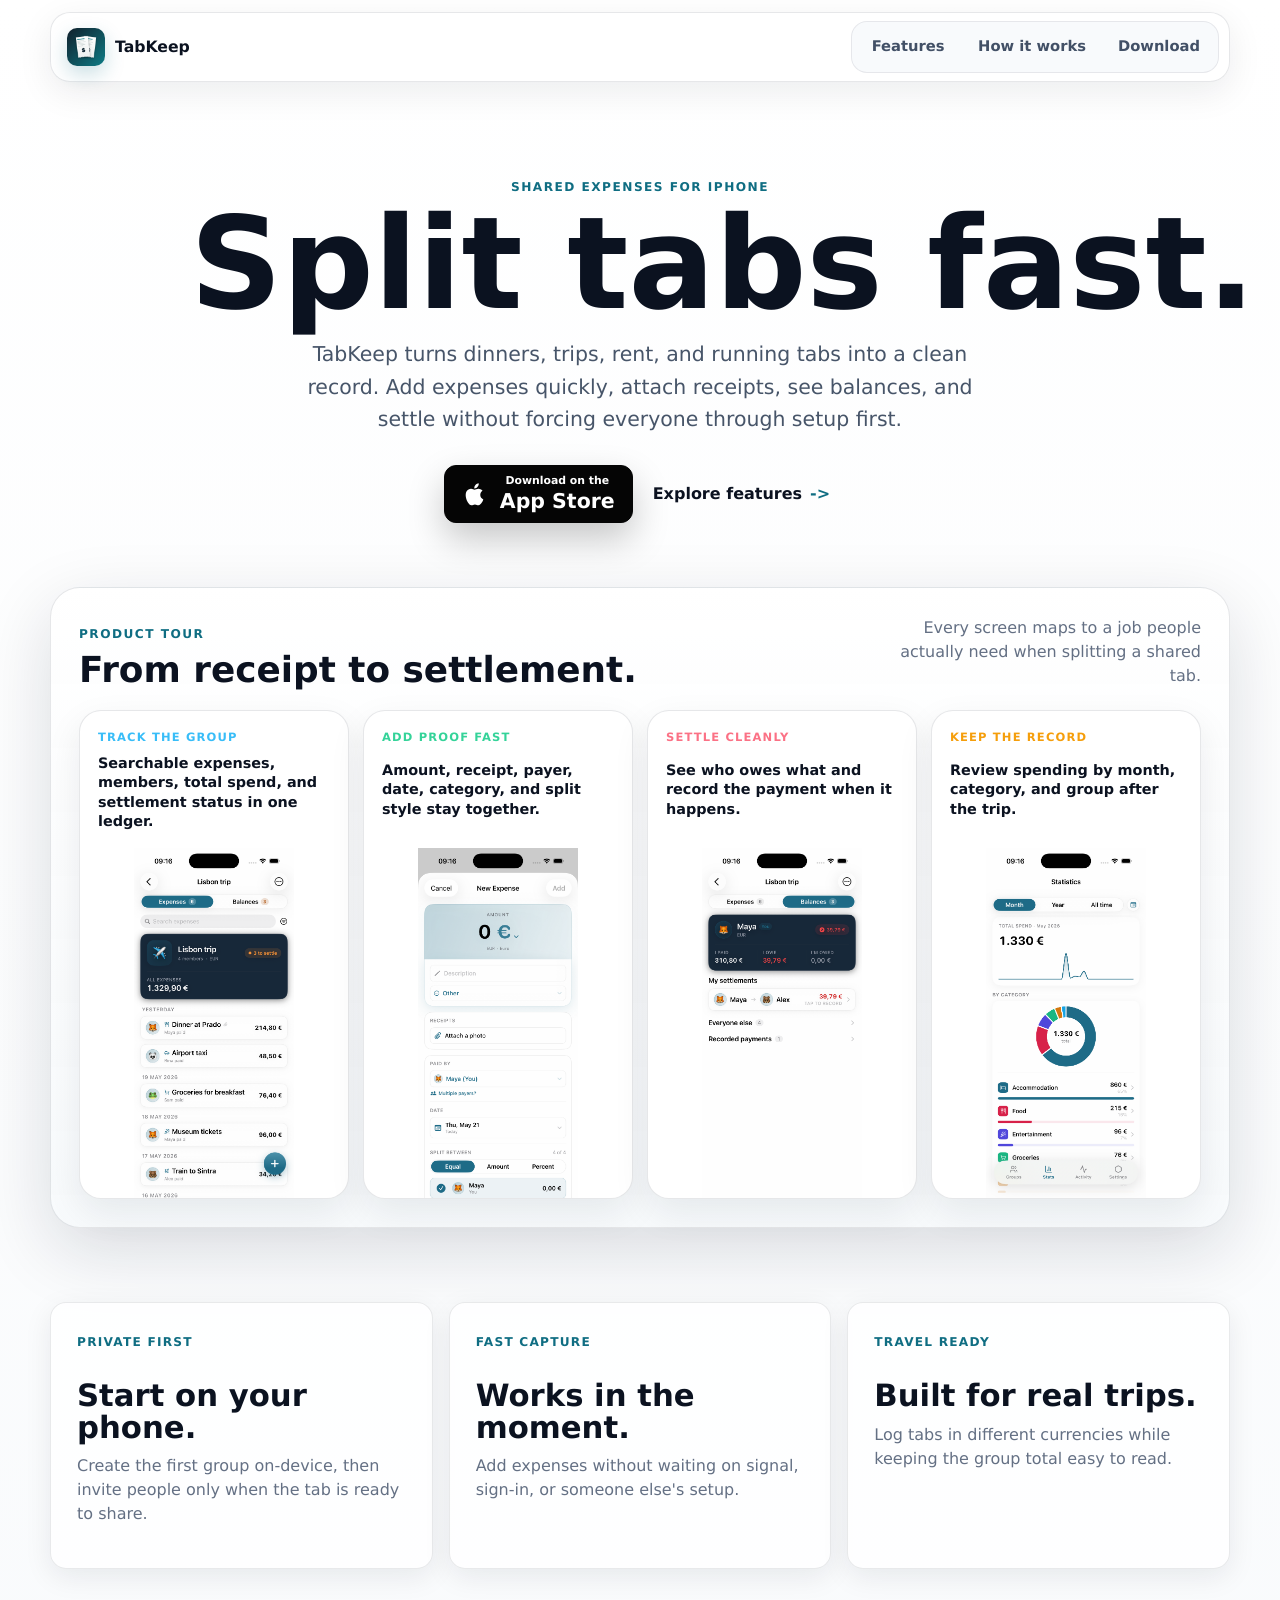
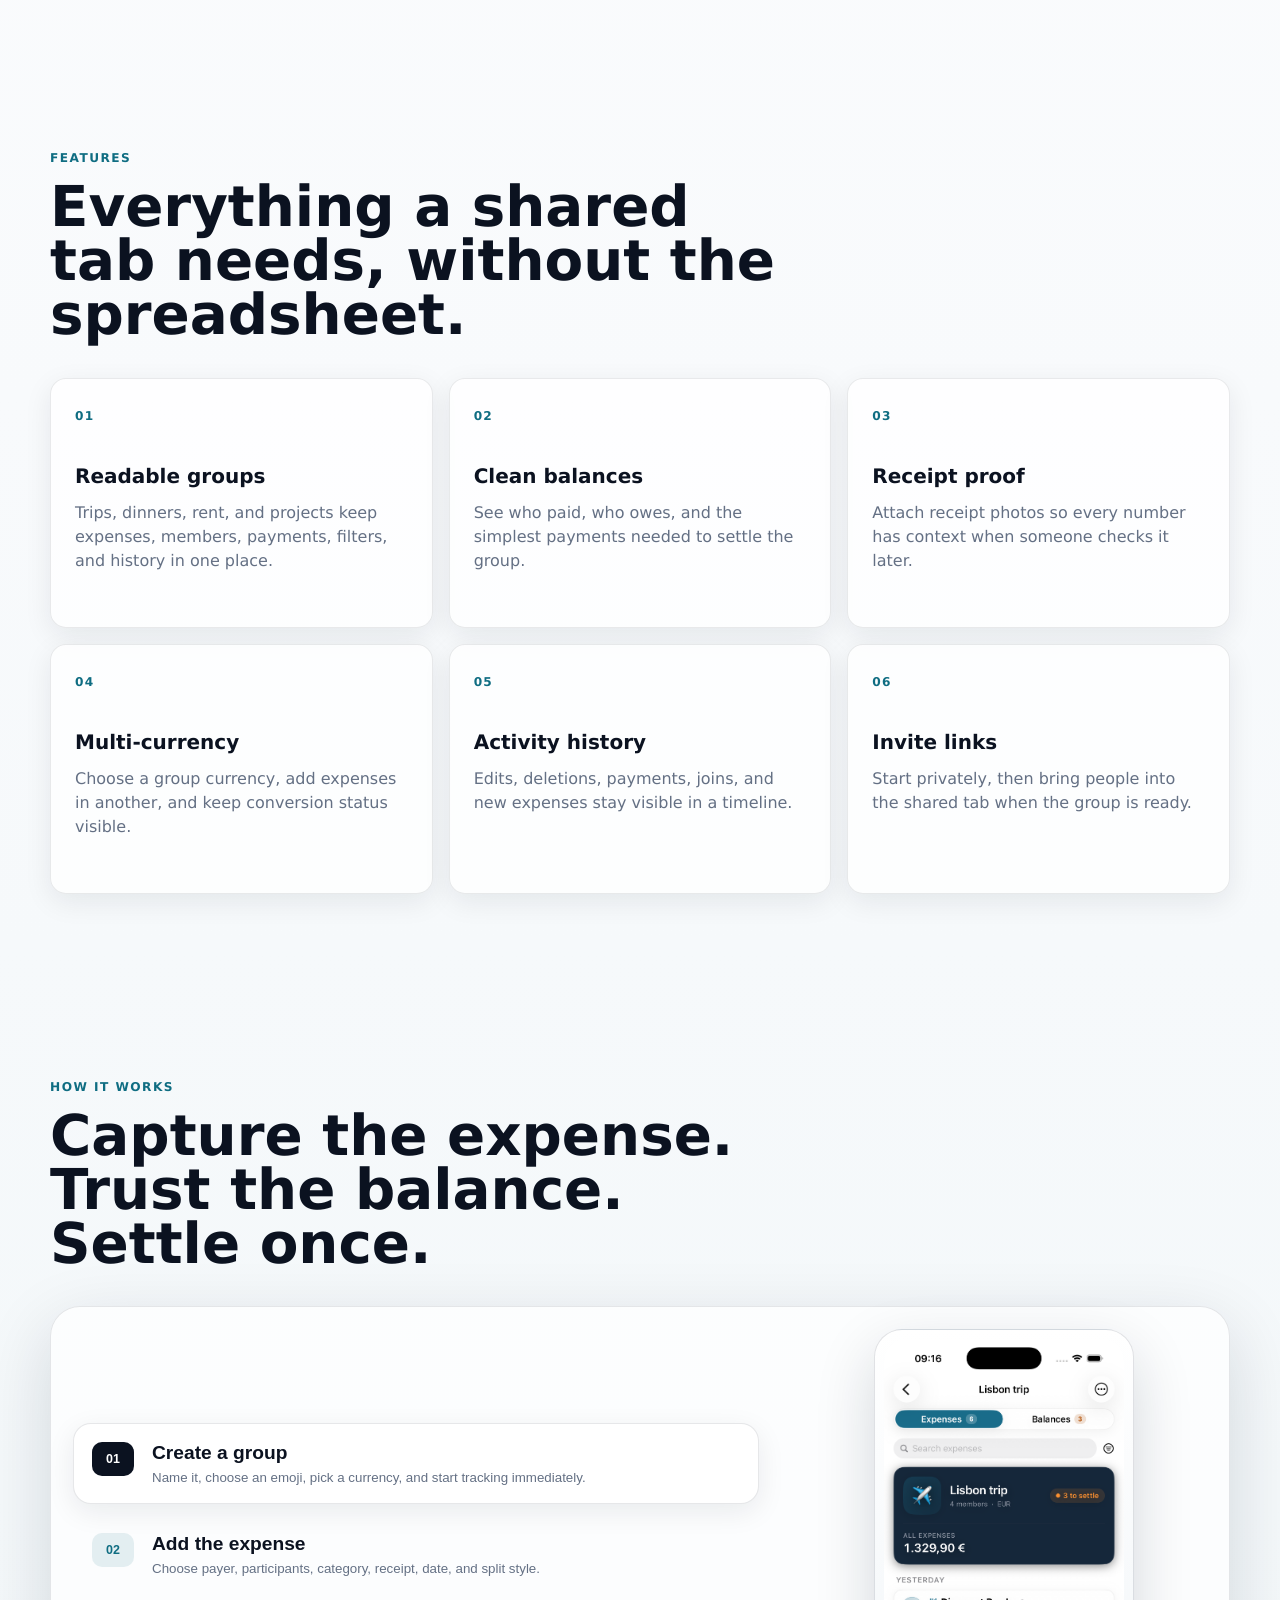
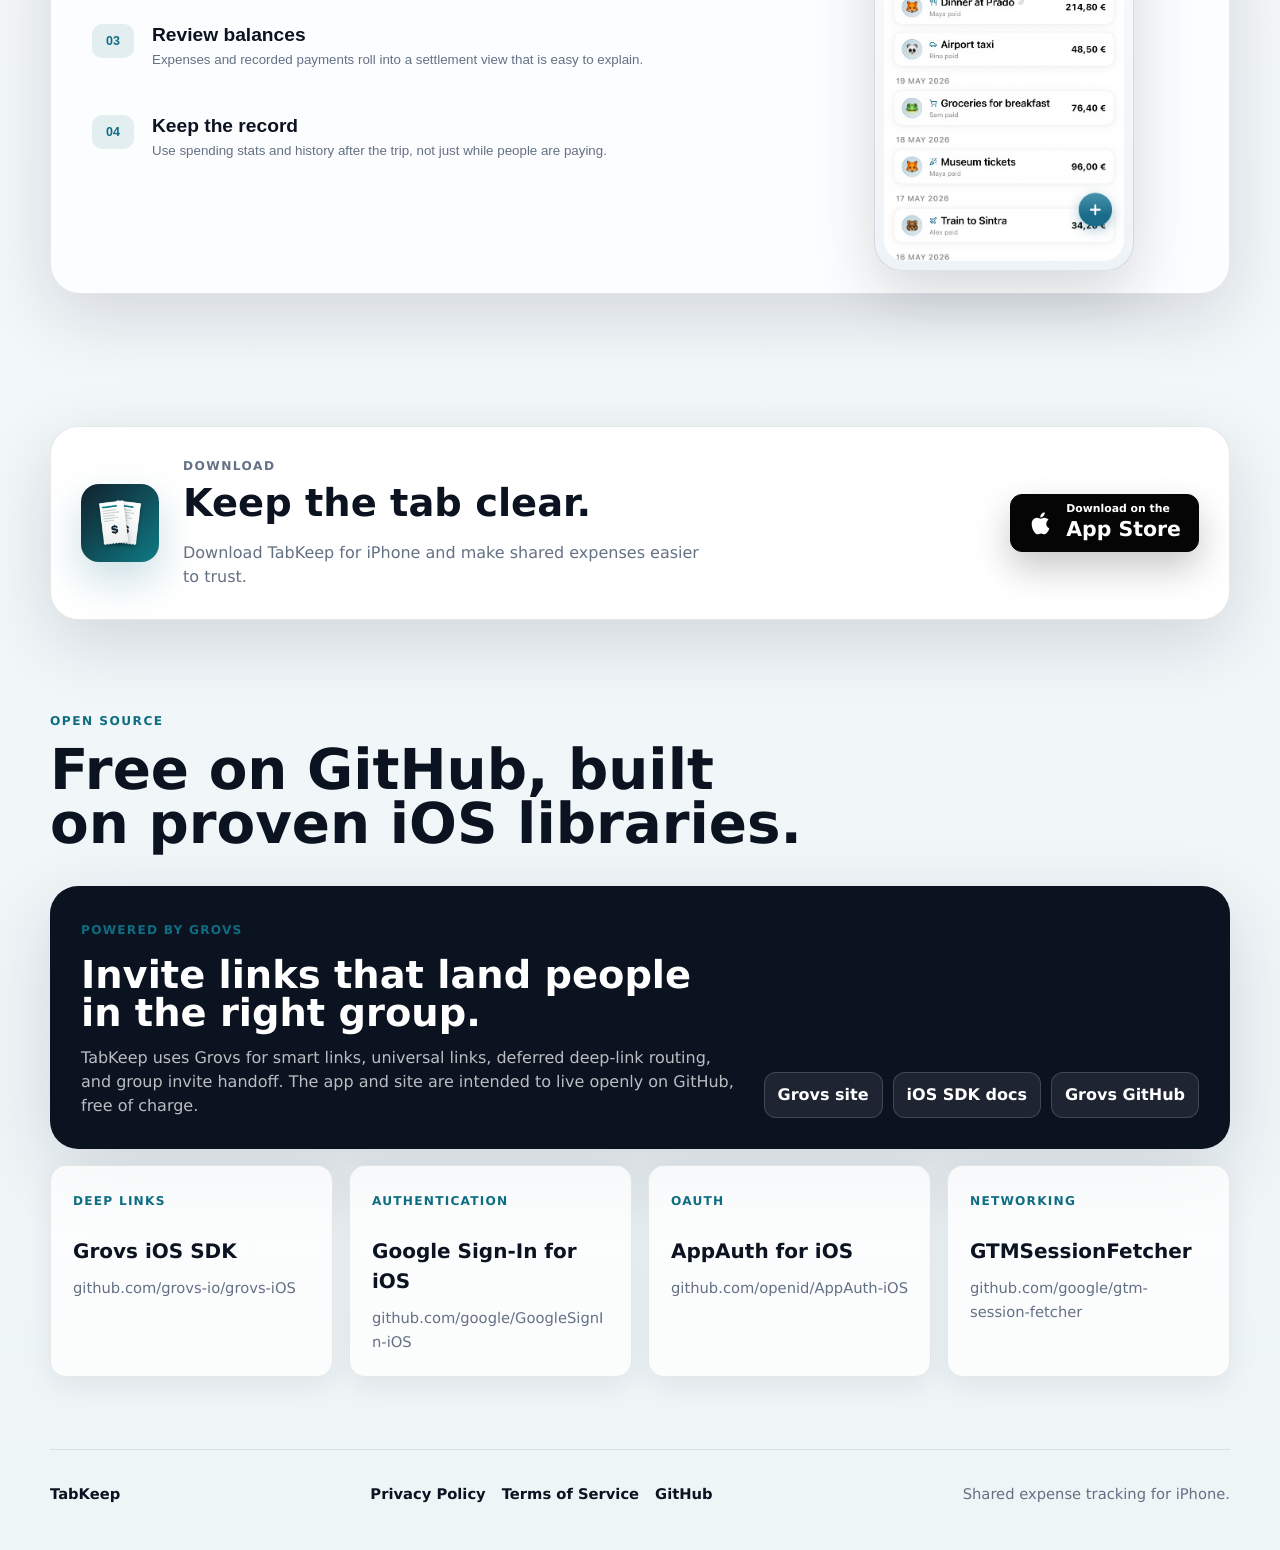
<file: index.html>
<!doctype html>
<html lang="en">
  <head>
    <meta charset="utf-8">
    <meta name="viewport" content="width=device-width, initial-scale=1">
    <meta name="description" content="TabKeep is a polished iPhone app for shared expenses, receipts, balances, multi-currency trips, and clean settle-up moments.">
    <meta name="keywords" content="TabKeep, split bills, shared expenses, expense tracker, iPhone expense app, trip expenses, split dinner, group balances, receipt tracker">
    <meta name="author" content="TabKeep">
    <meta name="robots" content="index, follow">
    <meta name="theme-color" content="#fbfcfd">
    <link rel="canonical" href="https://tabkeep.uk/">
    <meta property="og:title" content="TabKeep - Split tabs fast">
    <meta property="og:description" content="A private, fast iPhone app for group expenses, trip tabs, balances, receipts, and settle-up suggestions.">
    <meta property="og:type" content="website">
    <meta property="og:url" content="https://tabkeep.uk/">
    <meta property="og:site_name" content="TabKeep">
    <meta property="og:image" content="https://tabkeep.uk/assets/pages-preview.jpg">
    <meta property="og:image:alt" content="TabKeep iPhone app for shared expenses and group balances.">
    <meta name="twitter:card" content="summary_large_image">
    <meta name="twitter:title" content="TabKeep - Split tabs fast">
    <meta name="twitter:description" content="A private, fast iPhone app for group expenses, trip tabs, balances, receipts, and settle-up suggestions.">
    <meta name="twitter:image" content="https://tabkeep.uk/assets/pages-preview.jpg">
    <meta name="apple-itunes-app" content="app-id=6766437336, app-argument=https://tabkeep.uk/">
    <title>TabKeep - Split tabs fast</title>
    <link rel="icon" type="image/png" sizes="32x32" href="favicon.png">
    <link rel="icon" type="image/png" sizes="192x192" href="assets/icon-192.png">
    <link rel="apple-touch-icon" sizes="180x180" href="apple-touch-icon.png">
    <link rel="manifest" href="manifest.webmanifest">
    <link rel="preload" as="image" href="assets/screenshots/group-detail.png">
    <link rel="stylesheet" href="styles.css">
    <script type="application/ld+json">
      {
        "@context": "https://schema.org",
        "@type": "SoftwareApplication",
        "name": "TabKeep",
        "operatingSystem": "iOS",
        "applicationCategory": "FinanceApplication",
        "description": "TabKeep is an iPhone app for shared expenses, receipts, group balances, trip tabs, and settle-up suggestions.",
        "url": "https://tabkeep.uk/",
        "image": "https://tabkeep.uk/assets/tabkeep-icon.png",
        "offers": {
          "@type": "Offer",
          "price": "0",
          "priceCurrency": "USD"
        }
      }
    </script>
    <script type="application/ld+json">
      {
        "@context": "https://schema.org",
        "@type": "WebSite",
        "name": "TabKeep",
        "url": "https://tabkeep.uk/"
      }
    </script>
  </head>
  <body>
    <header class="site-header" data-header>
      <a class="brand" href="#top" aria-label="TabKeep home">
        <img src="assets/tabkeep-icon.png" alt="" width="38" height="38">
        <span>TabKeep</span>
      </a>
      <button class="nav-toggle" type="button" aria-label="Open navigation" aria-expanded="false" data-nav-toggle>
        <span></span>
        <span></span>
      </button>
      <nav class="nav" data-nav>
        <a href="#features">Features</a>
        <a href="#flow">How it works</a>
        <a href="#download">Download</a>
      </nav>
    </header>

    <main id="top">
      <section class="hero shell">
        <p class="eyebrow">Shared expenses for iPhone</p>
        <h1>Split tabs fast.</h1>
        <p class="lead">TabKeep turns dinners, trips, rent, and running tabs into a clean record. Add expenses quickly, attach receipts, see balances, and settle without forcing everyone through setup first.</p>
        <div class="hero-actions" id="download">
          <a class="app-store-button" href="https://apps.apple.com/app/id6766437336" aria-label="Download TabKeep on the App Store" data-download-link>
            <span class="store-mark" aria-hidden="true">
              <svg viewBox="0 0 24 24"><path d="M17.6 13.1c0-2.2 1.8-3.2 1.9-3.3-1-1.5-2.6-1.7-3.2-1.8-1.4-.1-2.7.8-3.4.8-.7 0-1.8-.8-2.9-.8-1.5 0-2.9.9-3.7 2.2-1.6 2.8-.4 7 1.1 9.2.8 1.1 1.7 2.3 2.9 2.3 1.1 0 1.6-.7 2.9-.7 1.4 0 1.7.7 2.9.7 1.2 0 2-1.1 2.8-2.2.9-1.3 1.2-2.5 1.2-2.6 0 0-2.5-1-2.5-3.8ZM15.4 6.5c.6-.8 1.1-1.8.9-2.9-.9 0-2 .6-2.7 1.4-.6.7-1.1 1.8-.9 2.8 1 .1 2-.5 2.7-1.3Z"></path></svg>
            </span>
            <span>
              <small>Download on the</small>
              <strong>App Store</strong>
            </span>
          </a>
          <a class="text-link" href="#features">Explore features</a>
        </div>
      </section>

      <section class="showcase shell" aria-label="TabKeep product screens">
        <div class="showcase-heading">
          <div>
            <p class="eyebrow">Product tour</p>
            <h2>From receipt to settlement.</h2>
          </div>
          <p>Every screen maps to a job people actually need when splitting a shared tab.</p>
        </div>
        <div class="screen-board">
          <figure class="screen-card screen-card-large screen-ledger" style="--accent:#38bdf8">
            <img src="assets/screenshots/group-detail.png" alt="">
            <figcaption>
              <span>Track the group</span>
              <strong>Searchable expenses, members, total spend, and settlement status in one ledger.</strong>
            </figcaption>
          </figure>
          <figure class="screen-card screen-expense" style="--accent:#34d399">
            <img src="assets/screenshots/add-expense.png" alt="">
            <figcaption>
              <span>Add proof fast</span>
              <strong>Amount, receipt, payer, date, category, and split style stay together.</strong>
            </figcaption>
          </figure>
          <figure class="screen-card screen-balance" style="--accent:#fb7185">
            <img src="assets/screenshots/balances.png" alt="">
            <figcaption>
              <span>Settle cleanly</span>
              <strong>See who owes what and record the payment when it happens.</strong>
            </figcaption>
          </figure>
          <figure class="screen-card screen-stats" style="--accent:#f59e0b">
            <img src="assets/screenshots/dashboard.png" alt="">
            <figcaption>
              <span>Keep the record</span>
              <strong>Review spending by month, category, and group after the trip.</strong>
            </figcaption>
          </figure>
        </div>
      </section>

      <section class="principles shell" aria-label="Product principles">
        <article>
          <span>Private first</span>
          <h2>Start on your phone.</h2>
          <p>Create the first group on-device, then invite people only when the tab is ready to share.</p>
        </article>
        <article>
          <span>Fast capture</span>
          <h2>Works in the moment.</h2>
          <p>Add expenses without waiting on signal, sign-in, or someone else's setup.</p>
        </article>
        <article>
          <span>Travel ready</span>
          <h2>Built for real trips.</h2>
          <p>Log tabs in different currencies while keeping the group total easy to read.</p>
        </article>
      </section>

      <section class="section shell" id="features">
        <div class="section-heading">
          <p class="eyebrow">Features</p>
          <h2>Everything a shared tab needs, without the spreadsheet.</h2>
        </div>
        <div class="feature-grid">
          <article>
            <span>01</span>
            <h3>Readable groups</h3>
            <p>Trips, dinners, rent, and projects keep expenses, members, payments, filters, and history in one place.</p>
          </article>
          <article>
            <span>02</span>
            <h3>Clean balances</h3>
            <p>See who paid, who owes, and the simplest payments needed to settle the group.</p>
          </article>
          <article>
            <span>03</span>
            <h3>Receipt proof</h3>
            <p>Attach receipt photos so every number has context when someone checks it later.</p>
          </article>
          <article>
            <span>04</span>
            <h3>Multi-currency</h3>
            <p>Choose a group currency, add expenses in another, and keep conversion status visible.</p>
          </article>
          <article>
            <span>05</span>
            <h3>Activity history</h3>
            <p>Edits, deletions, payments, joins, and new expenses stay visible in a timeline.</p>
          </article>
          <article>
            <span>06</span>
            <h3>Invite links</h3>
            <p>Start privately, then bring people into the shared tab when the group is ready.</p>
          </article>
        </div>
      </section>

      <section class="section flow shell" id="flow">
        <div class="section-heading">
          <p class="eyebrow">How it works</p>
          <h2>Capture the expense. Trust the balance. Settle once.</h2>
        </div>
        <div class="flow-layout" data-flow>
          <div class="flow-list" role="tablist" aria-label="How TabKeep works">
            <button class="flow-step is-active" type="button" role="tab" aria-selected="true" data-flow-step="0" data-screen="assets/screenshots/group-detail.png" data-alt="TabKeep group detail screen with Lisbon trip expenses.">
              <span>01</span>
              <div>
                <h3>Create a group</h3>
                <p>Name it, choose an emoji, pick a currency, and start tracking immediately.</p>
              </div>
            </button>
            <button class="flow-step" type="button" role="tab" aria-selected="false" data-flow-step="1" data-screen="assets/screenshots/add-expense.png" data-alt="TabKeep add expense screen with amount, receipt, payer, date, and split controls.">
              <span>02</span>
              <div>
                <h3>Add the expense</h3>
                <p>Choose payer, participants, category, receipt, date, and split style.</p>
              </div>
            </button>
            <button class="flow-step" type="button" role="tab" aria-selected="false" data-flow-step="2" data-screen="assets/screenshots/balances.png" data-alt="TabKeep balances screen with settlement suggestion.">
              <span>03</span>
              <div>
                <h3>Review balances</h3>
                <p>Expenses and recorded payments roll into a settlement view that is easy to explain.</p>
              </div>
            </button>
            <button class="flow-step" type="button" role="tab" aria-selected="false" data-flow-step="3" data-screen="assets/screenshots/dashboard.png" data-alt="TabKeep statistics screen with spend chart and categories.">
              <span>04</span>
              <div>
                <h3>Keep the record</h3>
                <p>Use spending stats and history after the trip, not just while people are paying.</p>
              </div>
            </button>
          </div>
          <figure class="flow-screen" aria-live="polite">
            <img src="assets/screenshots/group-detail.png" alt="TabKeep group detail screen with Lisbon trip expenses." data-flow-image>
          </figure>
        </div>
      </section>

      <section class="download shell">
        <img src="assets/tabkeep-icon.png" alt="" width="78" height="78">
        <div>
          <p class="eyebrow">Download</p>
          <h2>Keep the tab clear.</h2>
          <p>Download TabKeep for iPhone and make shared expenses easier to trust.</p>
        </div>
        <a class="app-store-button" href="https://apps.apple.com/app/id6766437336" aria-label="Download TabKeep on the App Store" data-download-link>
          <span class="store-mark" aria-hidden="true">
            <svg viewBox="0 0 24 24"><path d="M17.6 13.1c0-2.2 1.8-3.2 1.9-3.3-1-1.5-2.6-1.7-3.2-1.8-1.4-.1-2.7.8-3.4.8-.7 0-1.8-.8-2.9-.8-1.5 0-2.9.9-3.7 2.2-1.6 2.8-.4 7 1.1 9.2.8 1.1 1.7 2.3 2.9 2.3 1.1 0 1.6-.7 2.9-.7 1.4 0 1.7.7 2.9.7 1.2 0 2-1.1 2.8-2.2.9-1.3 1.2-2.5 1.2-2.6 0 0-2.5-1-2.5-3.8ZM15.4 6.5c.6-.8 1.1-1.8.9-2.9-.9 0-2 .6-2.7 1.4-.6.7-1.1 1.8-.9 2.8 1 .1 2-.5 2.7-1.3Z"></path></svg>
          </span>
          <span>
            <small>Download on the</small>
            <strong>App Store</strong>
          </span>
        </a>
      </section>

      <section class="section open-source shell" id="open-source">
        <div class="section-heading">
          <p class="eyebrow">Open source</p>
          <h2>Free on GitHub, built on proven iOS libraries.</h2>
        </div>
        <div class="oss-feature">
          <div>
            <span>Powered by Grovs</span>
            <h3>Invite links that land people in the right group.</h3>
            <p>TabKeep uses Grovs for smart links, universal links, deferred deep-link routing, and group invite handoff. The app and site are intended to live openly on GitHub, free of charge.</p>
          </div>
          <div class="oss-links">
            <a href="https://www.grovs.io/" target="_blank" rel="noreferrer">Grovs site</a>
            <a href="https://docs.grovs.io/docs/sdk/ios" target="_blank" rel="noreferrer">iOS SDK docs</a>
            <a href="https://github.com/grovs-io/grovs-iOS" target="_blank" rel="noreferrer">Grovs GitHub</a>
          </div>
        </div>
        <div class="library-grid">
          <article>
            <span>Deep links</span>
            <h3>Grovs iOS SDK</h3>
            <a href="https://github.com/grovs-io/grovs-iOS" target="_blank" rel="noreferrer">github.com/grovs-io/grovs-iOS</a>
          </article>
          <article>
            <span>Authentication</span>
            <h3>Google Sign-In for iOS</h3>
            <a href="https://github.com/google/GoogleSignIn-iOS" target="_blank" rel="noreferrer">github.com/google/GoogleSignIn-iOS</a>
          </article>
          <article>
            <span>OAuth</span>
            <h3>AppAuth for iOS</h3>
            <a href="https://github.com/openid/AppAuth-iOS" target="_blank" rel="noreferrer">github.com/openid/AppAuth-iOS</a>
          </article>
          <article>
            <span>Networking</span>
            <h3>GTMSessionFetcher</h3>
            <a href="https://github.com/google/gtm-session-fetcher" target="_blank" rel="noreferrer">github.com/google/gtm-session-fetcher</a>
          </article>
        </div>
      </section>
    </main>

    <footer class="site-footer shell">
      <span>TabKeep</span>
      <span class="footer-links">
        <a href="privacy.html">Privacy Policy</a>
        <a href="terms.html">Terms of Service</a>
        <a href="https://github.com/appssemble/split-bill-ios" target="_blank" rel="noreferrer">GitHub</a>
      </span>
      <span>Shared expense tracking for iPhone.</span>
    </footer>

    <script src="script.js"></script>
  </body>
</html>
</file>
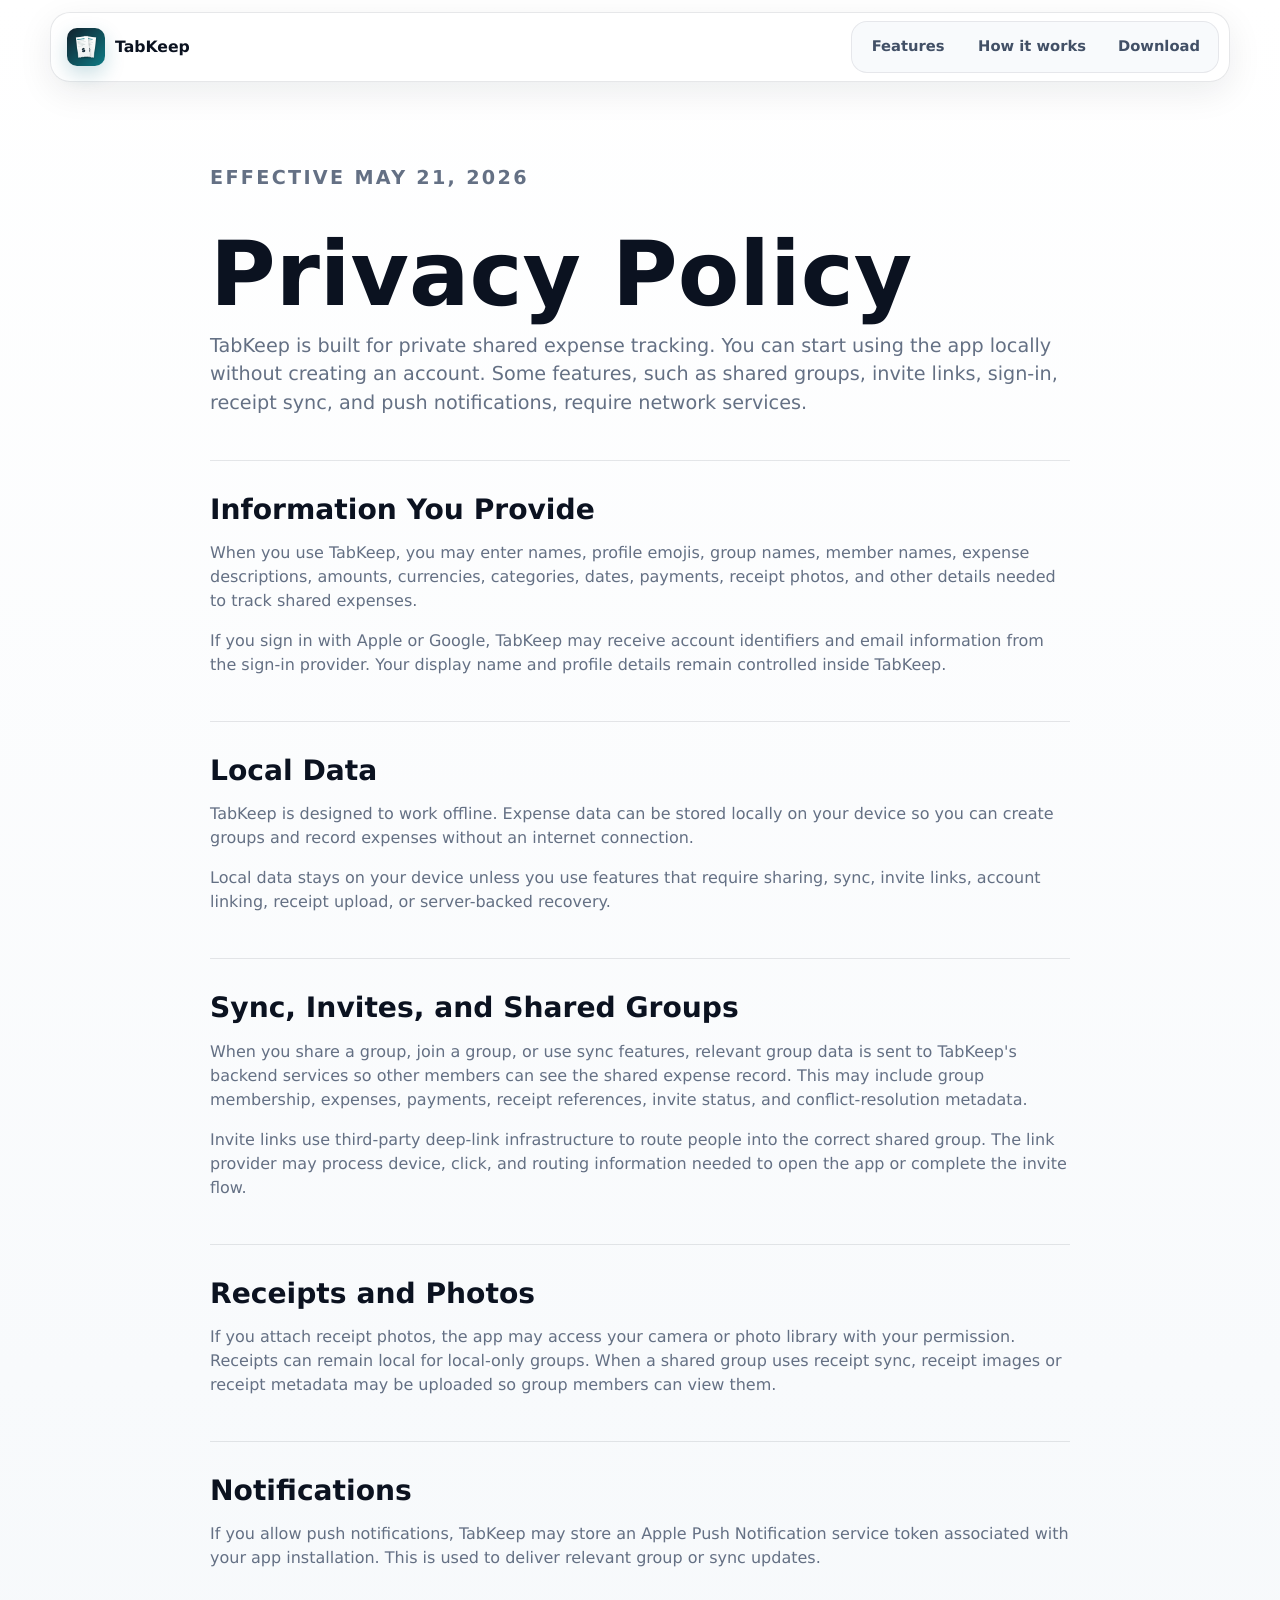
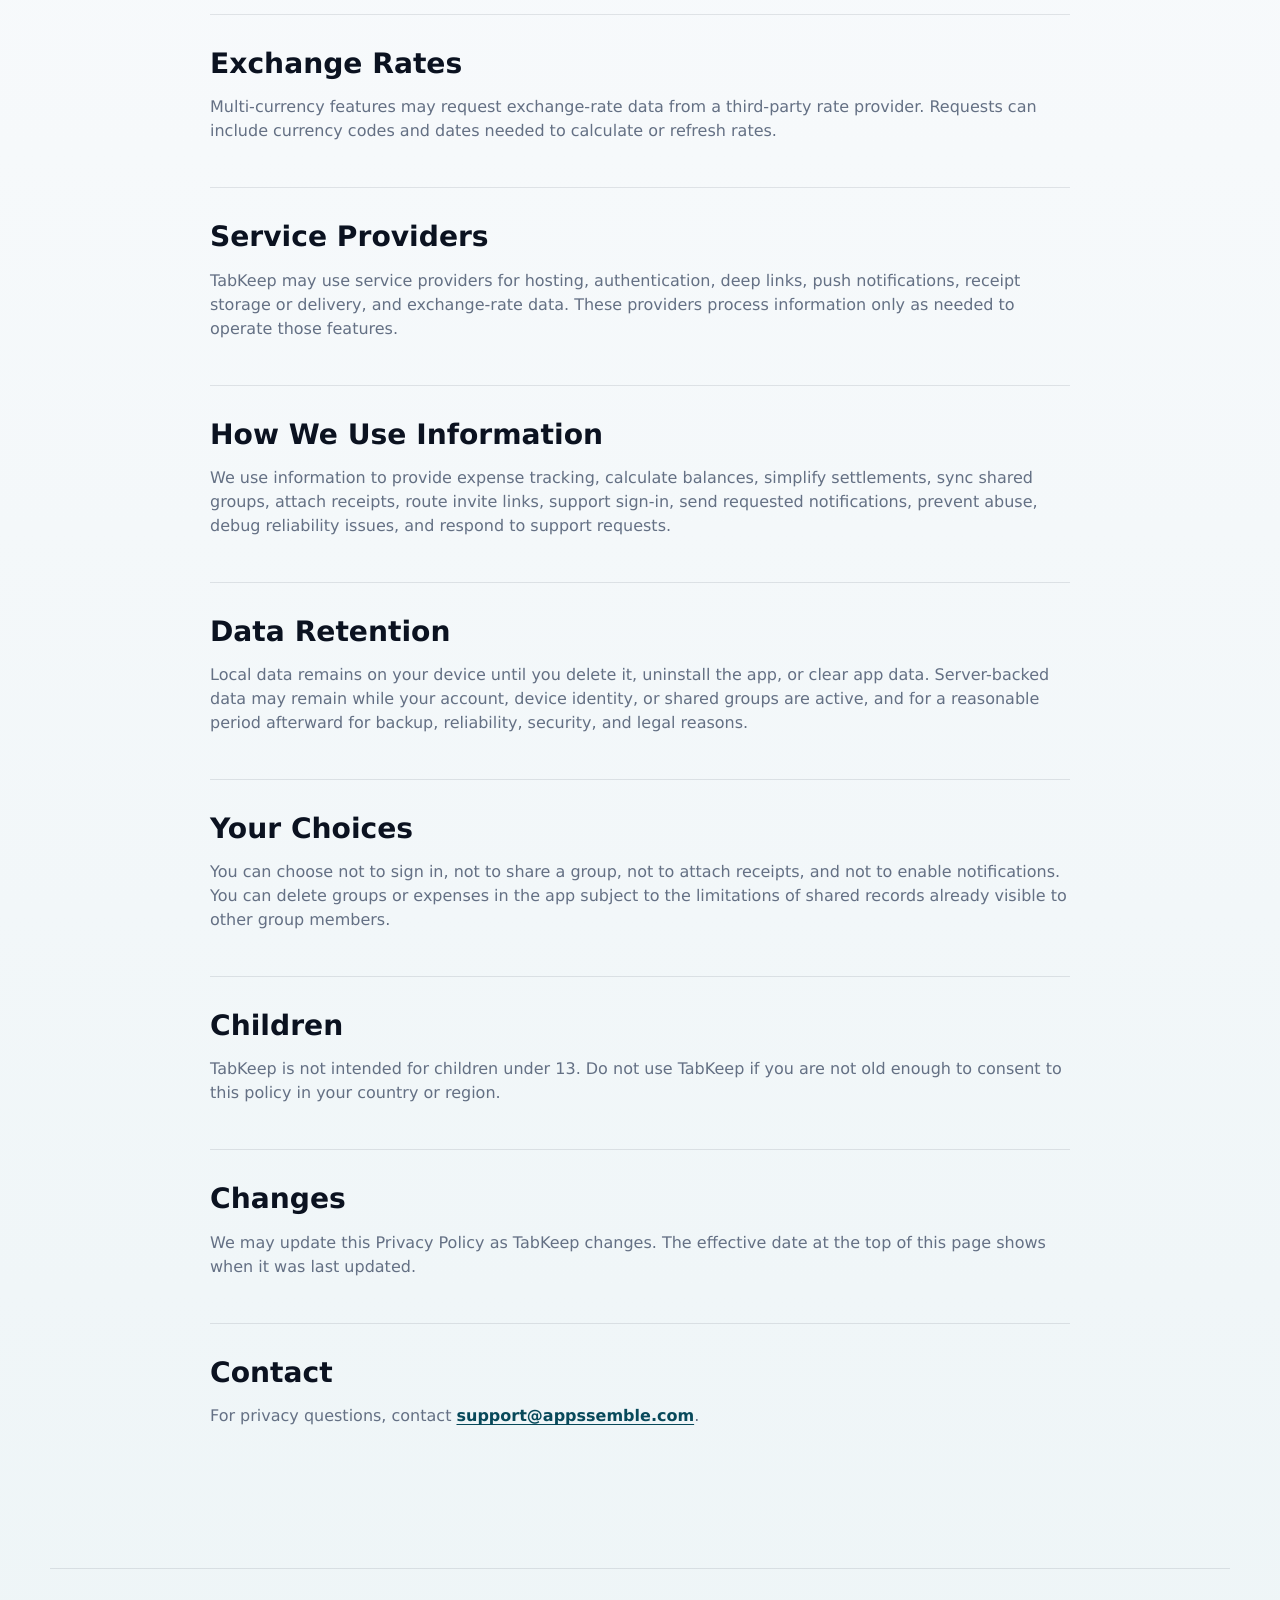
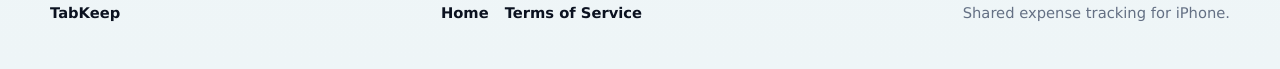
<file: privacy.html>
<!doctype html>
<html lang="en">
  <head>
    <meta charset="utf-8">
    <meta name="viewport" content="width=device-width, initial-scale=1">
    <meta name="description" content="Privacy Policy for TabKeep, an iPhone app for private shared expense tracking, receipts, balances, and group tabs.">
    <meta name="robots" content="index, follow">
    <meta name="theme-color" content="#fbfcfd">
    <link rel="canonical" href="https://tabkeep.uk/privacy.html">
    <meta property="og:title" content="Privacy Policy - TabKeep">
    <meta property="og:description" content="Privacy details for TabKeep shared expense tracking.">
    <meta property="og:type" content="website">
    <meta property="og:url" content="https://tabkeep.uk/privacy.html">
    <meta property="og:site_name" content="TabKeep">
    <title>Privacy Policy - TabKeep</title>
    <link rel="icon" type="image/png" sizes="32x32" href="favicon.png">
    <link rel="icon" type="image/png" sizes="192x192" href="assets/icon-192.png">
    <link rel="apple-touch-icon" sizes="180x180" href="apple-touch-icon.png">
    <link rel="manifest" href="manifest.webmanifest">
    <link rel="stylesheet" href="styles.css">
  </head>
  <body class="legal-page">
    <header class="site-header" data-header>
      <a class="brand" href="index.html" aria-label="TabKeep home">
        <img src="assets/tabkeep-icon.png" alt="" width="38" height="38">
        <span>TabKeep</span>
      </a>
      <button class="nav-toggle" type="button" aria-label="Open navigation" aria-expanded="false" data-nav-toggle>
        <span></span>
        <span></span>
      </button>
      <nav class="nav" data-nav>
        <a href="index.html#features">Features</a>
        <a href="index.html#flow">How it works</a>
        <a href="index.html#download">Download</a>
      </nav>
    </header>

    <main class="legal-shell">
      <p class="eyebrow">Effective May 21, 2026</p>
      <h1>Privacy Policy</h1>
      <p class="legal-lead">TabKeep is built for private shared expense tracking. You can start using the app locally without creating an account. Some features, such as shared groups, invite links, sign-in, receipt sync, and push notifications, require network services.</p>

      <section>
        <h2>Information You Provide</h2>
        <p>When you use TabKeep, you may enter names, profile emojis, group names, member names, expense descriptions, amounts, currencies, categories, dates, payments, receipt photos, and other details needed to track shared expenses.</p>
        <p>If you sign in with Apple or Google, TabKeep may receive account identifiers and email information from the sign-in provider. Your display name and profile details remain controlled inside TabKeep.</p>
      </section>

      <section>
        <h2>Local Data</h2>
        <p>TabKeep is designed to work offline. Expense data can be stored locally on your device so you can create groups and record expenses without an internet connection.</p>
        <p>Local data stays on your device unless you use features that require sharing, sync, invite links, account linking, receipt upload, or server-backed recovery.</p>
      </section>

      <section>
        <h2>Sync, Invites, and Shared Groups</h2>
        <p>When you share a group, join a group, or use sync features, relevant group data is sent to TabKeep's backend services so other members can see the shared expense record. This may include group membership, expenses, payments, receipt references, invite status, and conflict-resolution metadata.</p>
        <p>Invite links use third-party deep-link infrastructure to route people into the correct shared group. The link provider may process device, click, and routing information needed to open the app or complete the invite flow.</p>
      </section>

      <section>
        <h2>Receipts and Photos</h2>
        <p>If you attach receipt photos, the app may access your camera or photo library with your permission. Receipts can remain local for local-only groups. When a shared group uses receipt sync, receipt images or receipt metadata may be uploaded so group members can view them.</p>
      </section>

      <section>
        <h2>Notifications</h2>
        <p>If you allow push notifications, TabKeep may store an Apple Push Notification service token associated with your app installation. This is used to deliver relevant group or sync updates.</p>
      </section>

      <section>
        <h2>Exchange Rates</h2>
        <p>Multi-currency features may request exchange-rate data from a third-party rate provider. Requests can include currency codes and dates needed to calculate or refresh rates.</p>
      </section>

      <section>
        <h2>Service Providers</h2>
        <p>TabKeep may use service providers for hosting, authentication, deep links, push notifications, receipt storage or delivery, and exchange-rate data. These providers process information only as needed to operate those features.</p>
      </section>

      <section>
        <h2>How We Use Information</h2>
        <p>We use information to provide expense tracking, calculate balances, simplify settlements, sync shared groups, attach receipts, route invite links, support sign-in, send requested notifications, prevent abuse, debug reliability issues, and respond to support requests.</p>
      </section>

      <section>
        <h2>Data Retention</h2>
        <p>Local data remains on your device until you delete it, uninstall the app, or clear app data. Server-backed data may remain while your account, device identity, or shared groups are active, and for a reasonable period afterward for backup, reliability, security, and legal reasons.</p>
      </section>

      <section>
        <h2>Your Choices</h2>
        <p>You can choose not to sign in, not to share a group, not to attach receipts, and not to enable notifications. You can delete groups or expenses in the app subject to the limitations of shared records already visible to other group members.</p>
      </section>

      <section>
        <h2>Children</h2>
        <p>TabKeep is not intended for children under 13. Do not use TabKeep if you are not old enough to consent to this policy in your country or region.</p>
      </section>

      <section>
        <h2>Changes</h2>
        <p>We may update this Privacy Policy as TabKeep changes. The effective date at the top of this page shows when it was last updated.</p>
      </section>

      <section>
        <h2>Contact</h2>
        <p>For privacy questions, contact <a href="mailto:support@appssemble.com">support@appssemble.com</a>.</p>
      </section>
    </main>

    <footer class="site-footer section-shell">
      <span>TabKeep</span>
      <span class="footer-links">
        <a href="index.html">Home</a>
        <a href="terms.html">Terms of Service</a>
      </span>
      <span>Shared expense tracking for iPhone.</span>
    </footer>

    <script src="script.js"></script>
  </body>
</html>
</file>
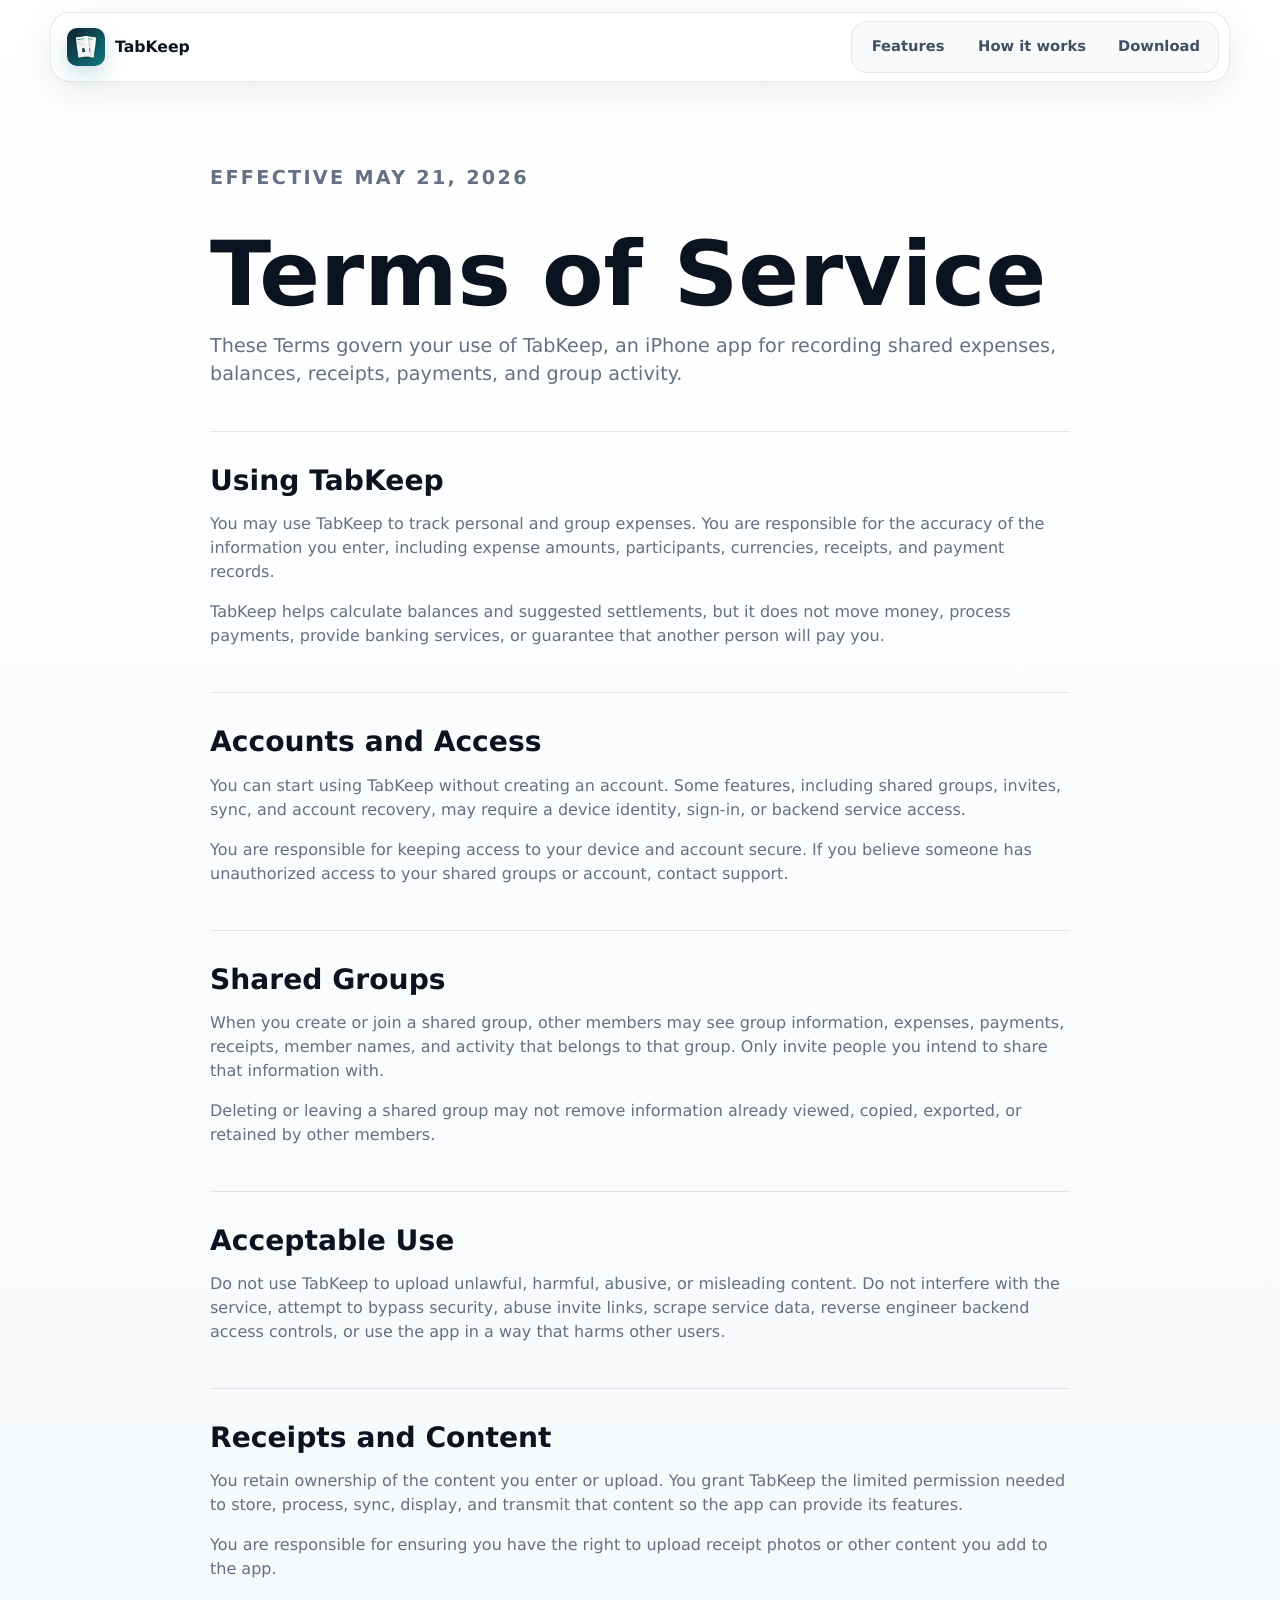
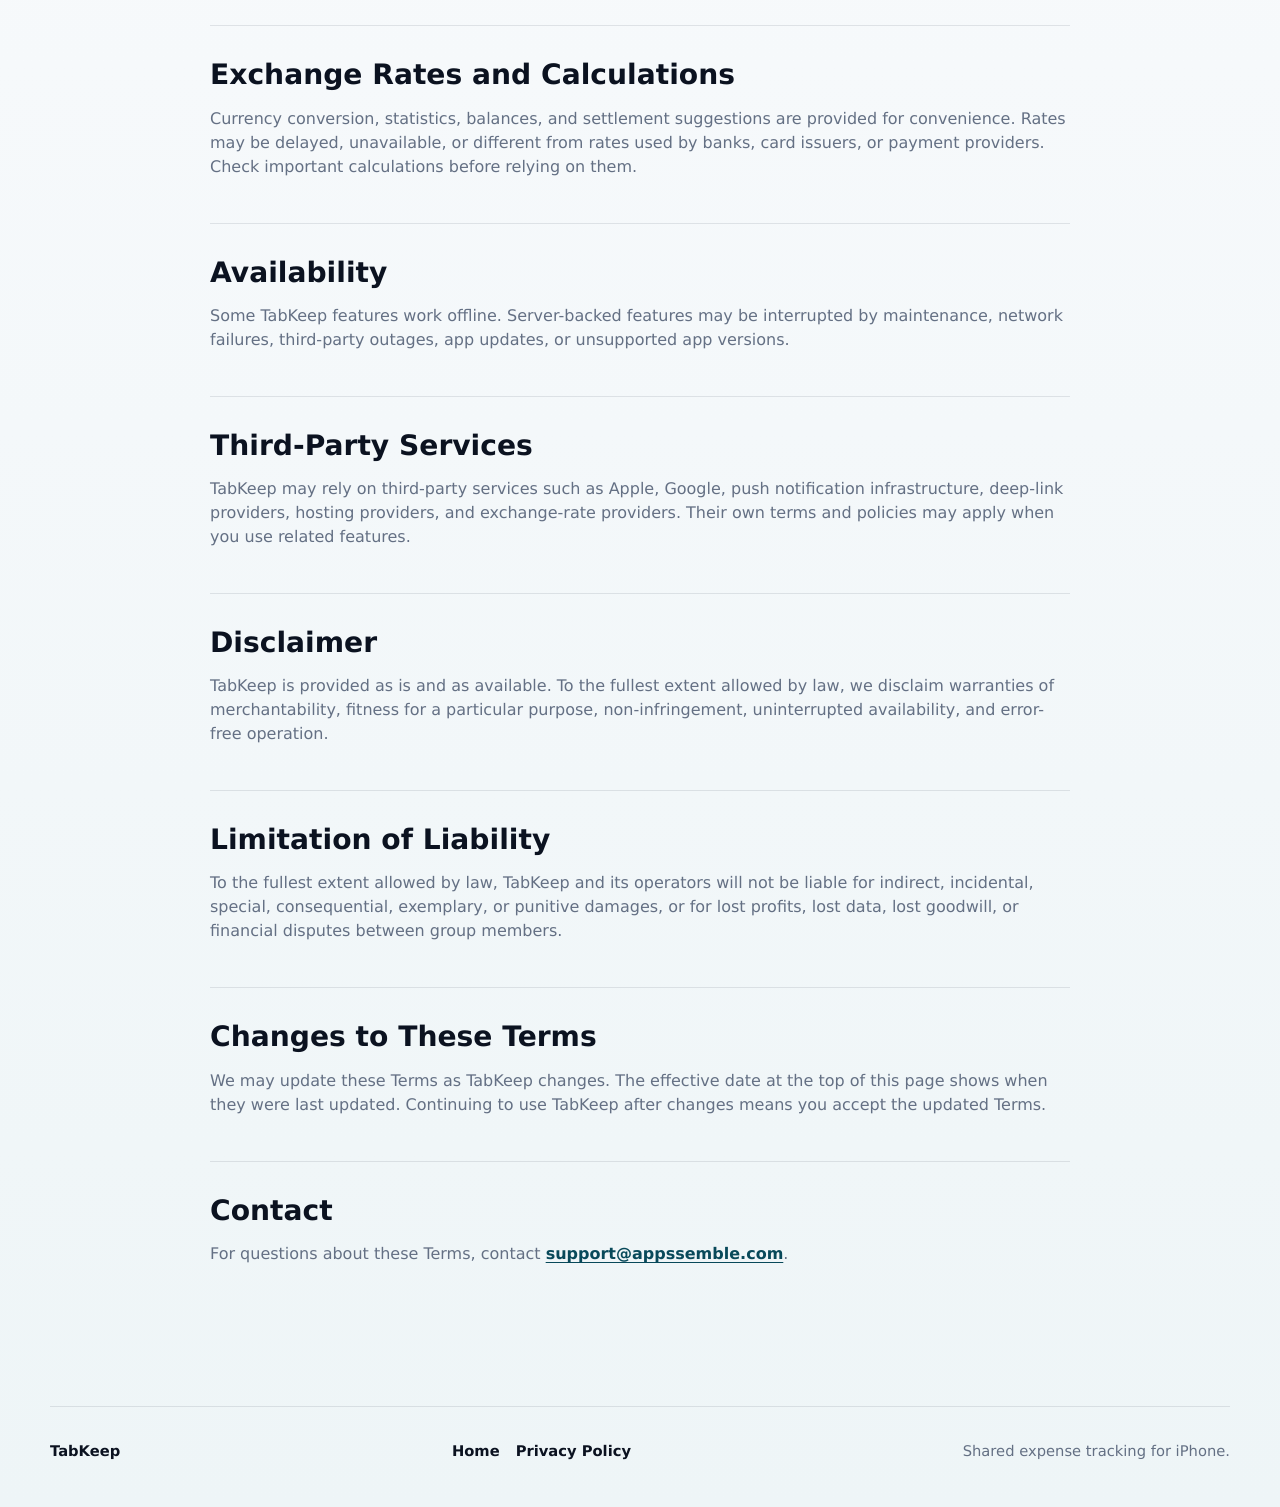
<file: terms.html>
<!doctype html>
<html lang="en">
  <head>
    <meta charset="utf-8">
    <meta name="viewport" content="width=device-width, initial-scale=1">
    <meta name="description" content="Terms of Service for TabKeep, an iPhone app for shared expenses, receipts, balances, payments, and group activity.">
    <meta name="robots" content="index, follow">
    <meta name="theme-color" content="#fbfcfd">
    <link rel="canonical" href="https://tabkeep.uk/terms.html">
    <meta property="og:title" content="Terms of Service - TabKeep">
    <meta property="og:description" content="Terms for using TabKeep shared expense tracking.">
    <meta property="og:type" content="website">
    <meta property="og:url" content="https://tabkeep.uk/terms.html">
    <meta property="og:site_name" content="TabKeep">
    <title>Terms of Service - TabKeep</title>
    <link rel="icon" type="image/png" sizes="32x32" href="favicon.png">
    <link rel="icon" type="image/png" sizes="192x192" href="assets/icon-192.png">
    <link rel="apple-touch-icon" sizes="180x180" href="apple-touch-icon.png">
    <link rel="manifest" href="manifest.webmanifest">
    <link rel="stylesheet" href="styles.css">
  </head>
  <body class="legal-page">
    <header class="site-header" data-header>
      <a class="brand" href="index.html" aria-label="TabKeep home">
        <img src="assets/tabkeep-icon.png" alt="" width="38" height="38">
        <span>TabKeep</span>
      </a>
      <button class="nav-toggle" type="button" aria-label="Open navigation" aria-expanded="false" data-nav-toggle>
        <span></span>
        <span></span>
      </button>
      <nav class="nav" data-nav>
        <a href="index.html#features">Features</a>
        <a href="index.html#flow">How it works</a>
        <a href="index.html#download">Download</a>
      </nav>
    </header>

    <main class="legal-shell">
      <p class="eyebrow">Effective May 21, 2026</p>
      <h1>Terms of Service</h1>
      <p class="legal-lead">These Terms govern your use of TabKeep, an iPhone app for recording shared expenses, balances, receipts, payments, and group activity.</p>

      <section>
        <h2>Using TabKeep</h2>
        <p>You may use TabKeep to track personal and group expenses. You are responsible for the accuracy of the information you enter, including expense amounts, participants, currencies, receipts, and payment records.</p>
        <p>TabKeep helps calculate balances and suggested settlements, but it does not move money, process payments, provide banking services, or guarantee that another person will pay you.</p>
      </section>

      <section>
        <h2>Accounts and Access</h2>
        <p>You can start using TabKeep without creating an account. Some features, including shared groups, invites, sync, and account recovery, may require a device identity, sign-in, or backend service access.</p>
        <p>You are responsible for keeping access to your device and account secure. If you believe someone has unauthorized access to your shared groups or account, contact support.</p>
      </section>

      <section>
        <h2>Shared Groups</h2>
        <p>When you create or join a shared group, other members may see group information, expenses, payments, receipts, member names, and activity that belongs to that group. Only invite people you intend to share that information with.</p>
        <p>Deleting or leaving a shared group may not remove information already viewed, copied, exported, or retained by other members.</p>
      </section>

      <section>
        <h2>Acceptable Use</h2>
        <p>Do not use TabKeep to upload unlawful, harmful, abusive, or misleading content. Do not interfere with the service, attempt to bypass security, abuse invite links, scrape service data, reverse engineer backend access controls, or use the app in a way that harms other users.</p>
      </section>

      <section>
        <h2>Receipts and Content</h2>
        <p>You retain ownership of the content you enter or upload. You grant TabKeep the limited permission needed to store, process, sync, display, and transmit that content so the app can provide its features.</p>
        <p>You are responsible for ensuring you have the right to upload receipt photos or other content you add to the app.</p>
      </section>

      <section>
        <h2>Exchange Rates and Calculations</h2>
        <p>Currency conversion, statistics, balances, and settlement suggestions are provided for convenience. Rates may be delayed, unavailable, or different from rates used by banks, card issuers, or payment providers. Check important calculations before relying on them.</p>
      </section>

      <section>
        <h2>Availability</h2>
        <p>Some TabKeep features work offline. Server-backed features may be interrupted by maintenance, network failures, third-party outages, app updates, or unsupported app versions.</p>
      </section>

      <section>
        <h2>Third-Party Services</h2>
        <p>TabKeep may rely on third-party services such as Apple, Google, push notification infrastructure, deep-link providers, hosting providers, and exchange-rate providers. Their own terms and policies may apply when you use related features.</p>
      </section>

      <section>
        <h2>Disclaimer</h2>
        <p>TabKeep is provided as is and as available. To the fullest extent allowed by law, we disclaim warranties of merchantability, fitness for a particular purpose, non-infringement, uninterrupted availability, and error-free operation.</p>
      </section>

      <section>
        <h2>Limitation of Liability</h2>
        <p>To the fullest extent allowed by law, TabKeep and its operators will not be liable for indirect, incidental, special, consequential, exemplary, or punitive damages, or for lost profits, lost data, lost goodwill, or financial disputes between group members.</p>
      </section>

      <section>
        <h2>Changes to These Terms</h2>
        <p>We may update these Terms as TabKeep changes. The effective date at the top of this page shows when they were last updated. Continuing to use TabKeep after changes means you accept the updated Terms.</p>
      </section>

      <section>
        <h2>Contact</h2>
        <p>For questions about these Terms, contact <a href="mailto:support@appssemble.com">support@appssemble.com</a>.</p>
      </section>
    </main>

    <footer class="site-footer section-shell">
      <span>TabKeep</span>
      <span class="footer-links">
        <a href="index.html">Home</a>
        <a href="privacy.html">Privacy Policy</a>
      </span>
      <span>Shared expense tracking for iPhone.</span>
    </footer>

    <script src="script.js"></script>
  </body>
</html>
</file>
<file: styles.css>
:root {
  --ink: #0b1220;
  --muted: #647084;
  --subtle: #8b95a7;
  --line: rgba(15, 23, 42, 0.1);
  --line-strong: rgba(15, 23, 42, 0.16);
  --paper: #fbfcfd;
  --panel: #ffffff;
  --soft: #f4f7fb;
  --brand: #0f6d82;
  --brand-strong: #08495a;
  --mint: #10b981;
  --blue: #2563eb;
  --rose: #e11d48;
  --amber: #d97706;
  --radius: 16px;
  --shadow-sm: 0 8px 28px rgba(15, 23, 42, 0.08);
  --shadow-md: 0 22px 70px rgba(15, 23, 42, 0.14);
  --shadow-lg: 0 34px 110px rgba(15, 23, 42, 0.18);
  color-scheme: light;
  font-family: Inter, ui-sans-serif, system-ui, -apple-system, BlinkMacSystemFont, "Segoe UI", sans-serif;
}

* {
  box-sizing: border-box;
}

html {
  scroll-behavior: smooth;
}

body {
  margin: 0;
  color: var(--ink);
  background:
    linear-gradient(180deg, #ffffff 0%, #f8fafc 42%, #eef5f7 100%);
  line-height: 1.5;
  text-rendering: geometricPrecision;
}

body.nav-open {
  overflow: hidden;
}

a {
  color: inherit;
  text-decoration: none;
}

img,
svg {
  display: block;
}

.shell,
.section-shell {
  width: min(1180px, calc(100% - 44px));
  margin-inline: auto;
}

.site-header {
  position: sticky;
  top: 12px;
  z-index: 50;
  display: flex;
  align-items: center;
  justify-content: space-between;
  width: min(1180px, calc(100% - 28px));
  min-height: 64px;
  margin: 12px auto 0;
  padding: 8px 10px 8px 12px;
  border: 1px solid rgba(15, 23, 42, 0.1);
  border-radius: 20px;
  background: rgba(255, 255, 255, 0.78);
  box-shadow: 0 10px 35px rgba(15, 23, 42, 0.08);
  backdrop-filter: blur(20px) saturate(160%);
}

.brand {
  display: flex;
  align-items: center;
  gap: 10px;
  padding: 4px 10px 4px 4px;
  font-size: 0.98rem;
  font-weight: 760;
}

.brand img {
  border-radius: 10px;
  box-shadow: 0 8px 20px rgba(15, 109, 130, 0.22);
}

.nav {
  display: flex;
  align-items: center;
  gap: 4px;
  padding: 4px;
  border: 1px solid rgba(15, 23, 42, 0.08);
  border-radius: 16px;
  background: rgba(248, 250, 252, 0.9);
  font-size: 0.92rem;
  font-weight: 680;
}

.nav a {
  min-width: 104px;
  padding: 10px 14px;
  border-radius: 12px;
  color: #425066;
  text-align: center;
  transition: color 160ms ease, background 160ms ease;
}

.nav a:hover {
  color: var(--ink);
  background: #fff;
}

.nav-toggle {
  display: none;
  width: 42px;
  height: 42px;
  border: 1px solid var(--line);
  border-radius: 12px;
  background: #fff;
}

.nav-toggle span {
  display: block;
  width: 18px;
  height: 2px;
  margin: 5px auto;
  border-radius: 999px;
  background: var(--ink);
}

.eyebrow {
  margin: 0 0 14px;
  color: var(--brand);
  font-size: 0.76rem;
  font-weight: 820;
  letter-spacing: 0.12em;
  text-transform: uppercase;
}

h1,
h2,
h3,
p,
figure {
  margin-top: 0;
}

h1,
h2,
h3 {
  letter-spacing: 0;
}

.hero {
  display: grid;
  place-items: center;
  min-height: 42vh;
  padding: 96px 0 42px;
  text-align: center;
}

.hero h1 {
  max-width: 900px;
  margin: 0 auto 18px;
  font-size: clamp(4.2rem, 10vw, 8.5rem);
  line-height: 0.86;
  white-space: nowrap;
}

.lead {
  max-width: 720px;
  margin: 0 auto 30px;
  color: #475569;
  font-size: clamp(1.1rem, 1.6vw, 1.32rem);
  line-height: 1.58;
}

.hero-actions {
  display: flex;
  align-items: center;
  justify-content: center;
  gap: 14px;
  flex-wrap: wrap;
}

.app-store-button {
  display: inline-flex;
  align-items: center;
  min-height: 58px;
  gap: 12px;
  padding: 7px 17px 8px 14px;
  border: 1px solid #050505;
  border-radius: 12px;
  color: #fff;
  background: #050505;
  box-shadow: 0 16px 36px rgba(0, 0, 0, 0.22);
  transition: transform 180ms ease, box-shadow 180ms ease, background 180ms ease;
}

.app-store-button:hover {
  transform: translateY(-2px);
  background: #171717;
  box-shadow: 0 20px 45px rgba(0, 0, 0, 0.26);
}

.store-mark svg {
  width: 29px;
  height: 29px;
  fill: currentColor;
}

.app-store-button small,
.app-store-button strong {
  display: block;
  line-height: 1;
}

.app-store-button small {
  margin-bottom: 4px;
  font-size: 0.68rem;
  font-weight: 650;
}

.app-store-button strong {
  font-size: 1.28rem;
  font-weight: 760;
}

.text-link {
  display: inline-flex;
  align-items: center;
  min-height: 50px;
  padding: 0 6px;
  color: var(--ink);
  font-weight: 760;
}

.text-link::after {
  content: "->";
  margin-left: 8px;
  color: var(--brand);
}

.showcase {
  margin-top: 22px;
  padding: 28px;
  border: 1px solid rgba(15, 23, 42, 0.1);
  border-radius: 30px;
  background:
    linear-gradient(180deg, rgba(255, 255, 255, 0.96), rgba(247, 250, 252, 0.92)),
    #fff;
  box-shadow: var(--shadow-md);
}

.showcase-heading {
  display: flex;
  align-items: flex-end;
  justify-content: space-between;
  gap: 24px;
  margin-bottom: 22px;
}

.showcase-heading .eyebrow {
  margin-bottom: 10px;
}

.showcase-heading h2 {
  margin: 0;
  color: var(--ink);
  font-size: clamp(1.65rem, 2.8vw, 3.1rem);
  line-height: 0.98;
}

.showcase-heading > p {
  max-width: 330px;
  margin: 0;
  color: var(--muted);
  text-align: right;
}

.screen-board {
  display: grid;
  grid-template-columns: repeat(4, minmax(0, 1fr));
  gap: 14px;
}

.screen-card {
  display: flex;
  flex-direction: column;
  gap: 16px;
  margin: 0;
  min-height: 0;
  padding: 18px 18px 0;
  overflow: hidden;
  border: 1px solid rgba(15, 23, 42, 0.1);
  border-radius: 22px;
  background: #fff;
  box-shadow: 0 14px 36px rgba(15, 23, 42, 0.08);
}

.screen-card img {
  display: block;
  width: 100%;
  height: 350px;
  margin-top: auto;
  object-fit: contain;
  object-position: top;
  filter: saturate(0.94) contrast(0.99);
}

.screen-card-large {
  grid-row: auto;
}

.screen-card figcaption {
  display: grid;
  gap: 8px;
  min-height: 98px;
  order: -1;
}

.screen-card figcaption span {
  color: var(--accent);
  font-size: 0.72rem;
  font-weight: 780;
  letter-spacing: 0.1em;
  text-transform: uppercase;
}

.screen-card figcaption strong {
  color: var(--ink);
  font-size: clamp(0.9rem, 1.1vw, 1rem);
  line-height: 1.35;
}

.principles {
  display: grid;
  grid-template-columns: repeat(3, minmax(0, 1fr));
  gap: 16px;
  padding: 74px 0 88px;
}

.principles article,
.feature-grid article,
.library-grid article {
  border: 1px solid rgba(15, 23, 42, 0.09);
  border-radius: var(--radius);
  background: rgba(255, 255, 255, 0.76);
  box-shadow: var(--shadow-sm);
}

.principles article {
  min-height: 230px;
  padding: 26px;
}

.principles span,
.feature-grid span,
.library-grid span,
.oss-feature span {
  color: var(--brand);
  font-size: 0.76rem;
  font-weight: 820;
  letter-spacing: 0.1em;
  text-transform: uppercase;
}

.principles h2 {
  margin: 28px 0 10px;
  font-size: clamp(1.6rem, 2.4vw, 2.25rem);
  line-height: 1.02;
}

.principles p,
.feature-grid p,
.flow-list p,
.download p,
.oss-feature p,
.library-grid a,
.site-footer {
  color: var(--muted);
}

.section {
  padding: 92px 0;
}

.section-heading {
  max-width: 760px;
  margin-bottom: 34px;
}

.section-heading h2 {
  margin: 0;
  font-size: clamp(2.1rem, 4.4vw, 4.6rem);
  line-height: 0.96;
}

.feature-grid {
  display: grid;
  grid-template-columns: repeat(3, minmax(0, 1fr));
  gap: 16px;
}

.feature-grid article {
  min-height: 250px;
  padding: 24px;
}

.feature-grid h3,
.library-grid h3 {
  margin: 34px 0 10px;
  font-size: 1.25rem;
}

.flow-layout {
  display: grid;
  grid-template-columns: minmax(300px, 0.88fr) minmax(260px, 0.52fr);
  gap: 42px;
  align-items: center;
  padding: 22px;
  border: 1px solid rgba(15, 23, 42, 0.1);
  border-radius: 30px;
  background: rgba(255, 255, 255, 0.72);
  box-shadow: var(--shadow-md);
}

.flow-list {
  display: grid;
  gap: 10px;
  margin: 0;
  padding: 0;
}

.flow-step {
  display: grid;
  grid-template-columns: auto 1fr;
  gap: 18px;
  width: 100%;
  padding: 18px;
  border: 1px solid transparent;
  border-radius: 18px;
  color: inherit;
  background: transparent;
  text-align: left;
  cursor: pointer;
  transition: background 160ms ease, border-color 160ms ease, box-shadow 160ms ease;
}

.flow-step:hover,
.flow-step.is-active {
  border-color: rgba(15, 23, 42, 0.1);
  background: #fff;
  box-shadow: var(--shadow-sm);
}

.flow-step span {
  display: grid;
  place-items: center;
  width: 42px;
  height: 34px;
  border-radius: 10px;
  color: var(--brand);
  background: rgba(15, 109, 130, 0.1);
  font-size: 0.78rem;
  font-weight: 820;
}

.flow-step.is-active span {
  color: #fff;
  background: var(--ink);
}

.flow-step h3 {
  margin-bottom: 6px;
  font-size: 1.2rem;
}

.flow-step p {
  margin-bottom: 0;
}

.flow-screen {
  margin: 0;
  justify-self: center;
  width: min(100%, 260px);
  padding: 9px;
  border: 1px solid rgba(15, 23, 42, 0.12);
  border-radius: 28px;
  background: linear-gradient(180deg, #fff, #eef3f7);
  box-shadow: 0 22px 60px rgba(15, 23, 42, 0.16);
}

.flow-screen img {
  width: 100%;
  max-height: 565px;
  object-fit: cover;
  object-position: top;
  border-radius: 21px;
  transition: opacity 140ms ease;
}

.download {
  display: grid;
  grid-template-columns: auto 1fr auto;
  align-items: center;
  gap: 24px;
  margin: 40px auto 0;
  padding: 30px;
  border: 1px solid rgba(15, 23, 42, 0.1);
  border-radius: 28px;
  background: #fff;
  box-shadow: var(--shadow-md);
}

.download img {
  border-radius: 18px;
  box-shadow: 0 18px 40px rgba(15, 109, 130, 0.22);
}

.download h2 {
  margin: 0 0 8px;
  font-size: clamp(1.8rem, 3vw, 3.1rem);
}

.download p {
  max-width: 520px;
  margin-bottom: 0;
}

.open-source {
  padding-bottom: 72px;
}

.oss-feature {
  display: grid;
  grid-template-columns: minmax(0, 1fr) auto;
  gap: 28px;
  align-items: end;
  padding: 30px;
  border: 1px solid rgba(15, 23, 42, 0.1);
  border-radius: 28px;
  background: #0b1220;
  color: #fff;
  box-shadow: var(--shadow-md);
}

.oss-feature h3 {
  max-width: 640px;
  margin: 16px 0 12px;
  font-size: clamp(1.7rem, 3vw, 3.2rem);
  line-height: 1;
}

.oss-feature p {
  max-width: 760px;
  margin-bottom: 0;
  color: rgba(255, 255, 255, 0.72);
}

.oss-links {
  display: flex;
  gap: 10px;
  flex-wrap: wrap;
  justify-content: flex-end;
}

.oss-links a {
  padding: 10px 13px;
  border: 1px solid rgba(255, 255, 255, 0.16);
  border-radius: 12px;
  color: #fff;
  background: rgba(255, 255, 255, 0.08);
  font-weight: 720;
}

.library-grid {
  display: grid;
  grid-template-columns: repeat(4, minmax(0, 1fr));
  gap: 16px;
  margin-top: 16px;
}

.library-grid article {
  padding: 22px;
}

.library-grid h3 {
  margin-top: 24px;
}

.library-grid a {
  overflow-wrap: anywhere;
  font-size: 0.92rem;
}

.site-footer {
  display: flex;
  align-items: center;
  justify-content: space-between;
  gap: 20px;
  padding: 34px 0 44px;
  border-top: 1px solid var(--line);
  font-size: 0.92rem;
}

.site-footer > span:first-child {
  color: var(--ink);
  font-weight: 780;
}

.footer-links {
  display: flex;
  gap: 16px;
  flex-wrap: wrap;
}

.footer-links a {
  color: var(--ink);
  font-weight: 680;
}

.legal-shell {
  width: min(860px, calc(100% - 44px));
  margin-inline: auto;
  padding: 82px 0 96px;
}

.legal-shell h1 {
  margin-bottom: 16px;
  font-size: clamp(3rem, 7vw, 5.8rem);
  line-height: 0.9;
}

.legal-shell > p {
  margin-bottom: 42px;
  color: var(--muted);
  font-size: clamp(1.05rem, 1.5vw, 1.22rem);
}

.legal-shell section {
  padding: 28px 0;
  border-top: 1px solid var(--line);
}

.legal-shell h2 {
  margin-bottom: 10px;
  font-size: clamp(1.4rem, 2.2vw, 2rem);
}

.legal-shell p {
  color: var(--muted);
}

.legal-shell a {
  color: var(--brand-strong);
  font-weight: 760;
  text-decoration: underline;
  text-underline-offset: 3px;
}

@media (max-width: 980px) {
  .hero h1 {
    font-size: clamp(3.4rem, 11vw, 6.8rem);
  }

  .principles,
  .feature-grid,
  .library-grid {
    grid-template-columns: repeat(2, minmax(0, 1fr));
  }

  .flow-layout,
  .oss-feature {
    grid-template-columns: 1fr;
  }

  .oss-links {
    justify-content: flex-start;
  }
}

@media (max-width: 720px) {
  .shell {
    width: min(100% - 28px, 1180px);
  }

  .site-header {
    top: 8px;
    min-height: 62px;
  }

  .nav-toggle {
    display: block;
  }

  .nav {
    position: fixed;
    inset: 82px 14px auto;
    display: none;
    flex-direction: column;
    align-items: stretch;
    padding: 8px;
    box-shadow: var(--shadow-md);
  }

  body.nav-open .nav {
    display: flex;
  }

  .nav a {
    min-width: 0;
    padding: 13px;
  }

  .hero {
    min-height: 0;
    padding: 70px 0 32px;
  }

  .hero h1 {
    font-size: clamp(3.15rem, 16vw, 5rem);
  }

  .hero h1,
  .section-heading h2 {
    white-space: normal;
  }

  .app-store-button,
  .text-link {
    width: 100%;
    justify-content: center;
  }

  .showcase,
  .download,
  .site-footer {
    grid-template-columns: 1fr;
    flex-direction: column;
    align-items: flex-start;
    text-align: left;
  }

  .showcase {
    border-radius: 26px;
    padding: 20px;
  }

  .showcase-heading {
    display: grid;
    gap: 12px;
  }

  .showcase-heading > p {
    max-width: none;
    text-align: left;
  }

  .screen-board {
    display: flex;
    gap: 12px;
    overflow-x: auto;
    padding: 0 2px 10px;
    scroll-snap-type: x mandatory;
  }

  .screen-card {
    flex: 0 0 76%;
    scroll-snap-align: center;
    min-height: 0;
  }

  .screen-card-large {
    grid-row: auto;
  }

  .screen-card img {
    height: 360px;
  }

  .screen-card figcaption {
    min-height: 0;
  }

  .principles,
  .feature-grid,
  .library-grid {
    grid-template-columns: 1fr;
  }

  .principles {
    padding: 52px 0 64px;
  }

  .section {
    padding: 68px 0;
  }

  .feature-grid article,
  .principles article {
    min-height: 0;
  }

  .flow-step {
    grid-template-columns: 1fr;
  }

  .flow-layout {
    padding: 16px;
  }

  .flow-screen {
    width: min(100%, 230px);
  }

  .download {
    padding: 24px;
  }

  .oss-feature {
    padding: 24px;
  }
}

@media (max-width: 420px) {
  .hero h1 {
    font-size: clamp(2.7rem, 15vw, 4rem);
  }

  .lead {
    font-size: 1rem;
  }

  .screen-card {
    flex-basis: 72%;
  }
}
</file>
